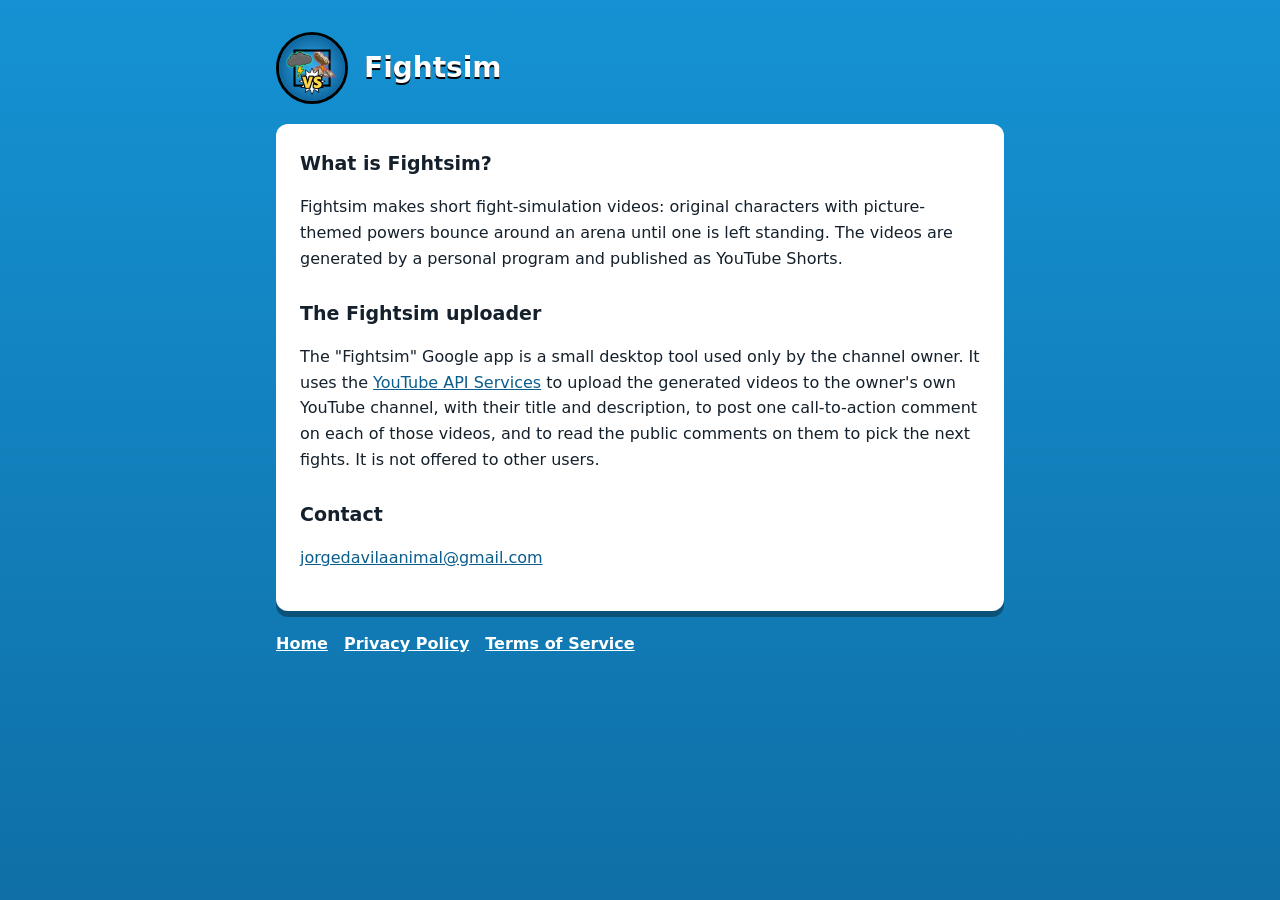
<file: index.html>
<!doctype html>
<html lang="en">
<head>
<meta charset="utf-8">
<meta name="viewport" content="width=device-width, initial-scale=1">
<title>Fightsim</title>
<link rel="icon" href="icon.png">
<link rel="stylesheet" href="style.css">
</head>
<body>
<main>
<header><img src="icon.png" alt="Fightsim icon"><h1>Fightsim</h1></header>
<div class="card">
<h2>What is Fightsim?</h2>
<p>Fightsim makes short fight-simulation videos: original characters with picture-themed powers bounce around an arena
until one is left standing. The videos are generated by a personal program and published as YouTube Shorts.</p>
<h2>The Fightsim uploader</h2>
<p>The "Fightsim" Google app is a small desktop tool used only by the channel owner. It uses the
<a href="https://developers.google.com/youtube">YouTube API Services</a> to upload the generated videos to the owner's own
YouTube channel, with their title and description, to post one call-to-action comment on each of those videos, and to read
the public comments on them to pick the next fights. It is not offered to other users.</p>
<h2>Contact</h2>
<p><a href="mailto:jorgedavilaanimal@gmail.com">jorgedavilaanimal@gmail.com</a></p>
</div>
<nav><a href="index.html">Home</a><a href="privacy.html">Privacy Policy</a><a href="terms.html">Terms of Service</a></nav>
</main>
</body>
</html>
</file>
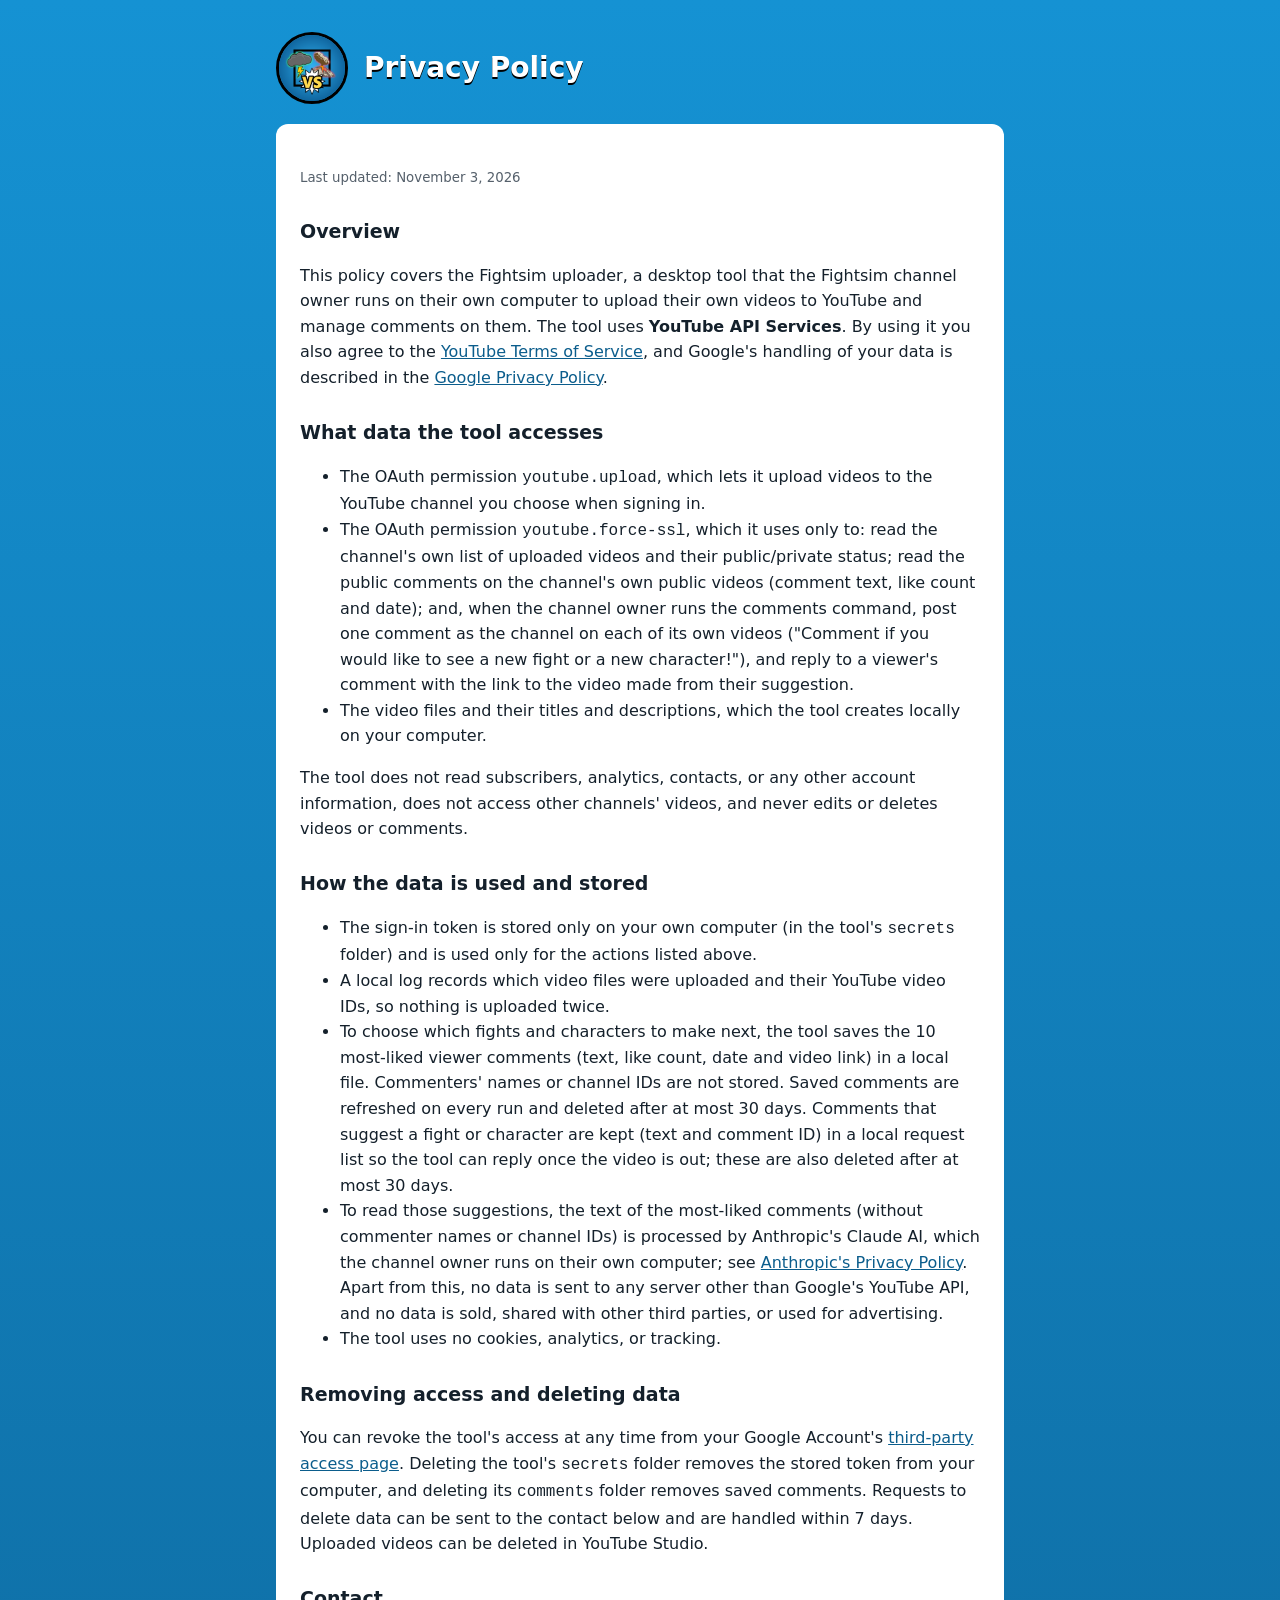
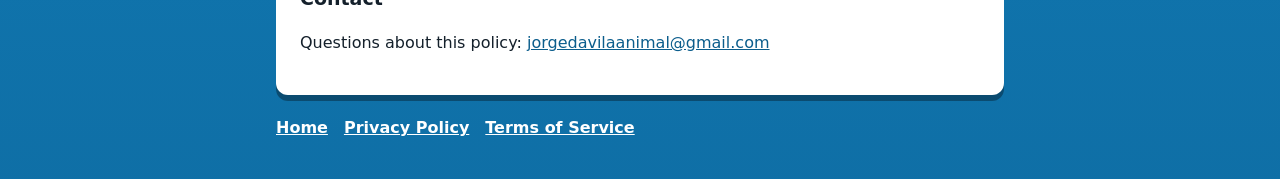
<file: privacy.html>
<!doctype html>
<html lang="en">
<head>
<meta charset="utf-8">
<meta name="viewport" content="width=device-width, initial-scale=1">
<title>Privacy Policy</title>
<link rel="icon" href="icon.png">
<link rel="stylesheet" href="style.css">
</head>
<body>
<main>
<header><img src="icon.png" alt="Fightsim icon"><h1>Privacy Policy</h1></header>
<div class="card">
<p><small>Last updated: November 3, 2026</small></p>
<h2>Overview</h2>
<p>This policy covers the Fightsim uploader, a desktop tool that the Fightsim channel owner runs on their own computer to
upload their own videos to YouTube and manage comments on them. The tool uses <strong>YouTube API Services</strong>. By using it you also agree to the
<a href="https://www.youtube.com/t/terms">YouTube Terms of Service</a>, and Google's handling of your data is described in the
<a href="https://policies.google.com/privacy">Google Privacy Policy</a>.</p>
<h2>What data the tool accesses</h2>
<ul>
<li>The OAuth permission <code>youtube.upload</code>, which lets it upload videos to the YouTube channel you choose when signing in.</li>
<li>The OAuth permission <code>youtube.force-ssl</code>, which it uses only to: read the channel's own list of uploaded videos and
their public/private status; read the public comments on the channel's own public videos (comment text, like count and date);
and, when the channel owner runs the comments command, post one comment as the channel on each of its own videos
("Comment if you would like to see a new fight or a new character!"), and reply to a viewer's comment with the link to
the video made from their suggestion.</li>
<li>The video files and their titles and descriptions, which the tool creates locally on your computer.</li>
</ul>
<p>The tool does not read subscribers, analytics, contacts, or any other account information, does not access other channels'
videos, and never edits or deletes videos or comments.</p>
<h2>How the data is used and stored</h2>
<ul>
<li>The sign-in token is stored only on your own computer (in the tool's <code>secrets</code> folder) and is used only for the actions listed above.</li>
<li>A local log records which video files were uploaded and their YouTube video IDs, so nothing is uploaded twice.</li>
<li>To choose which fights and characters to make next, the tool saves the 10 most-liked viewer comments (text, like count, date and
video link) in a local file. Commenters' names or channel IDs are not stored. Saved comments are refreshed on every run and
deleted after at most 30 days. Comments that suggest a fight or character are kept (text and comment ID) in a local request
list so the tool can reply once the video is out; these are also deleted after at most 30 days.</li>
<li>To read those suggestions, the text of the most-liked comments (without commenter names or channel IDs) is processed by
Anthropic's Claude AI, which the channel owner runs on their own computer; see
<a href="https://www.anthropic.com/legal/privacy">Anthropic's Privacy Policy</a>. Apart from this, no data is sent to any
server other than Google's YouTube API, and no data is sold, shared with other third parties, or used for advertising.</li>
<li>The tool uses no cookies, analytics, or tracking.</li>
</ul>
<h2>Removing access and deleting data</h2>
<p>You can revoke the tool's access at any time from your Google Account's
<a href="https://security.google.com/settings/security/permissions">third-party access page</a>. Deleting the tool's
<code>secrets</code> folder removes the stored token from your computer, and deleting its <code>comments</code> folder removes
saved comments. Requests to delete data can be sent to the contact below and are handled within 7 days. Uploaded videos can be deleted in YouTube Studio.</p>
<h2>Contact</h2>
<p>Questions about this policy: <a href="mailto:jorgedavilaanimal@gmail.com">jorgedavilaanimal@gmail.com</a></p>
</div>
<nav><a href="index.html">Home</a><a href="privacy.html">Privacy Policy</a><a href="terms.html">Terms of Service</a></nav>
</main>
</body>
</html>
</file>
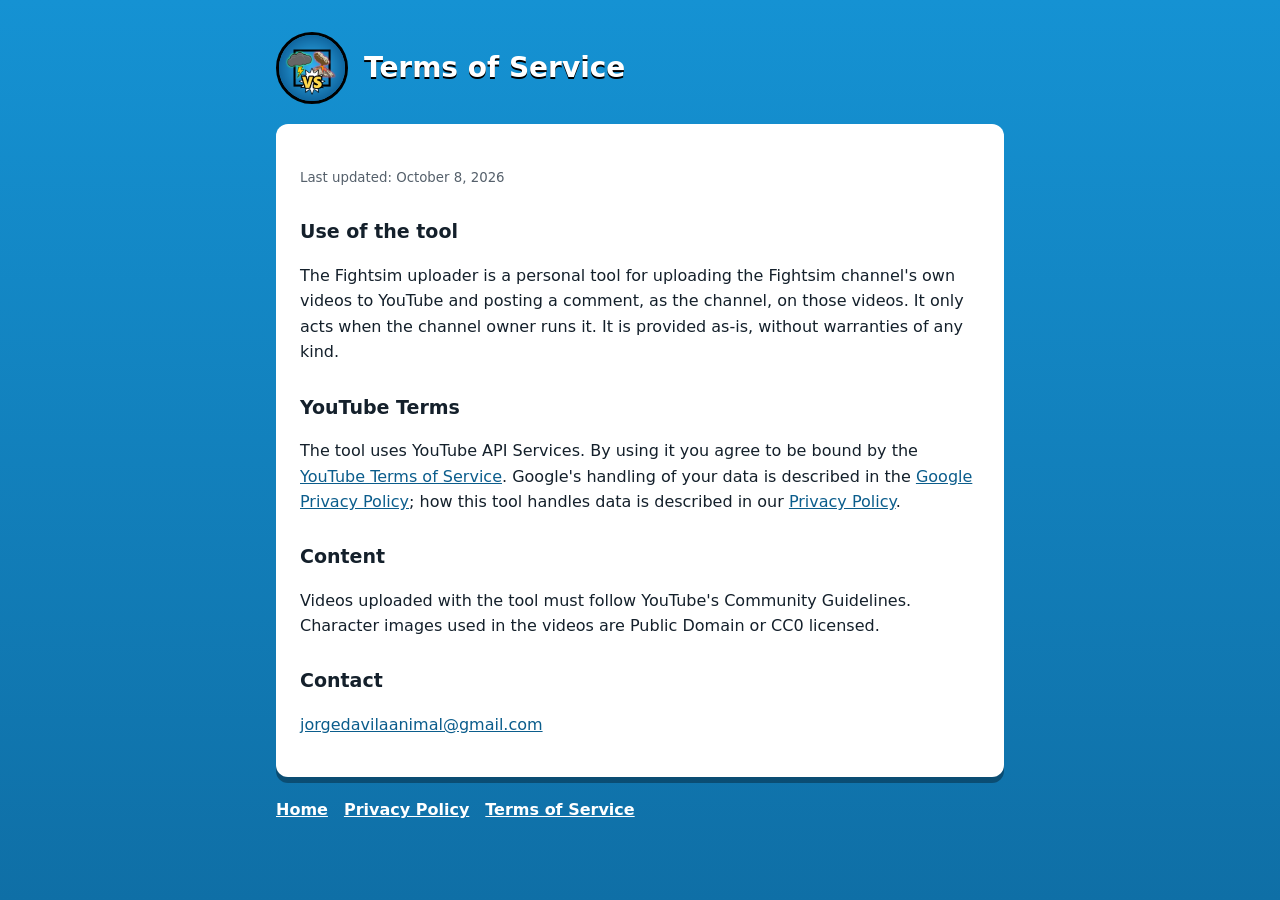
<file: terms.html>
<!doctype html>
<html lang="en">
<head>
<meta charset="utf-8">
<meta name="viewport" content="width=device-width, initial-scale=1">
<title>Terms of Service</title>
<link rel="icon" href="icon.png">
<link rel="stylesheet" href="style.css">
</head>
<body>
<main>
<header><img src="icon.png" alt="Fightsim icon"><h1>Terms of Service</h1></header>
<div class="card">
<p><small>Last updated: October 8, 2026</small></p>
<h2>Use of the tool</h2>
<p>The Fightsim uploader is a personal tool for uploading the Fightsim channel's own videos to YouTube and posting a comment, as the channel, on
those videos. It only acts when the channel owner runs it. It is provided as-is,
without warranties of any kind.</p>
<h2>YouTube Terms</h2>
<p>The tool uses YouTube API Services. By using it you agree to be bound by the
<a href="https://www.youtube.com/t/terms">YouTube Terms of Service</a>. Google's handling of your data is described in the
<a href="https://policies.google.com/privacy">Google Privacy Policy</a>; how this tool handles data is described in our
<a href="privacy.html">Privacy Policy</a>.</p>
<h2>Content</h2>
<p>Videos uploaded with the tool must follow YouTube's Community Guidelines. Character images used in the videos are
Public Domain or CC0 licensed.</p>
<h2>Contact</h2>
<p><a href="mailto:jorgedavilaanimal@gmail.com">jorgedavilaanimal@gmail.com</a></p>
</div>
<nav><a href="index.html">Home</a><a href="privacy.html">Privacy Policy</a><a href="terms.html">Terms of Service</a></nav>
</main>
</body>
</html>
</file>
<file: style.css>
:root { --bg: #0f6fa6; --card: #ffffff; --ink: #14202b; --muted: #55606b; }
* { box-sizing: border-box; }
body { margin: 0; background: linear-gradient(#1592d3, var(--bg)); color: var(--ink); font: 16px/1.6 "Segoe UI", system-ui, sans-serif; min-height: 100vh; }
main { max-width: 760px; margin: 0 auto; padding: 32px 16px 48px; }
header { display: flex; align-items: center; gap: 16px; color: #fff; margin-bottom: 20px; }
header img { width: 72px; height: 72px; border-radius: 50%; border: 3px solid #000; }
header h1 { margin: 0; font-size: 28px; font-weight: 900; text-shadow: 0 2px 0 #000; }
.card { background: var(--card); border-radius: 12px; padding: 24px; box-shadow: 0 6px 0 #0005; }
.card h2 { margin-top: 1.4em; font-size: 19px; } .card h2:first-child { margin-top: 0; }
nav { margin-top: 20px; display: flex; gap: 16px; flex-wrap: wrap; }
nav a { color: #fff; font-weight: 700; }
small { color: var(--muted); }
a { color: #0b5d8c; }
</file>
